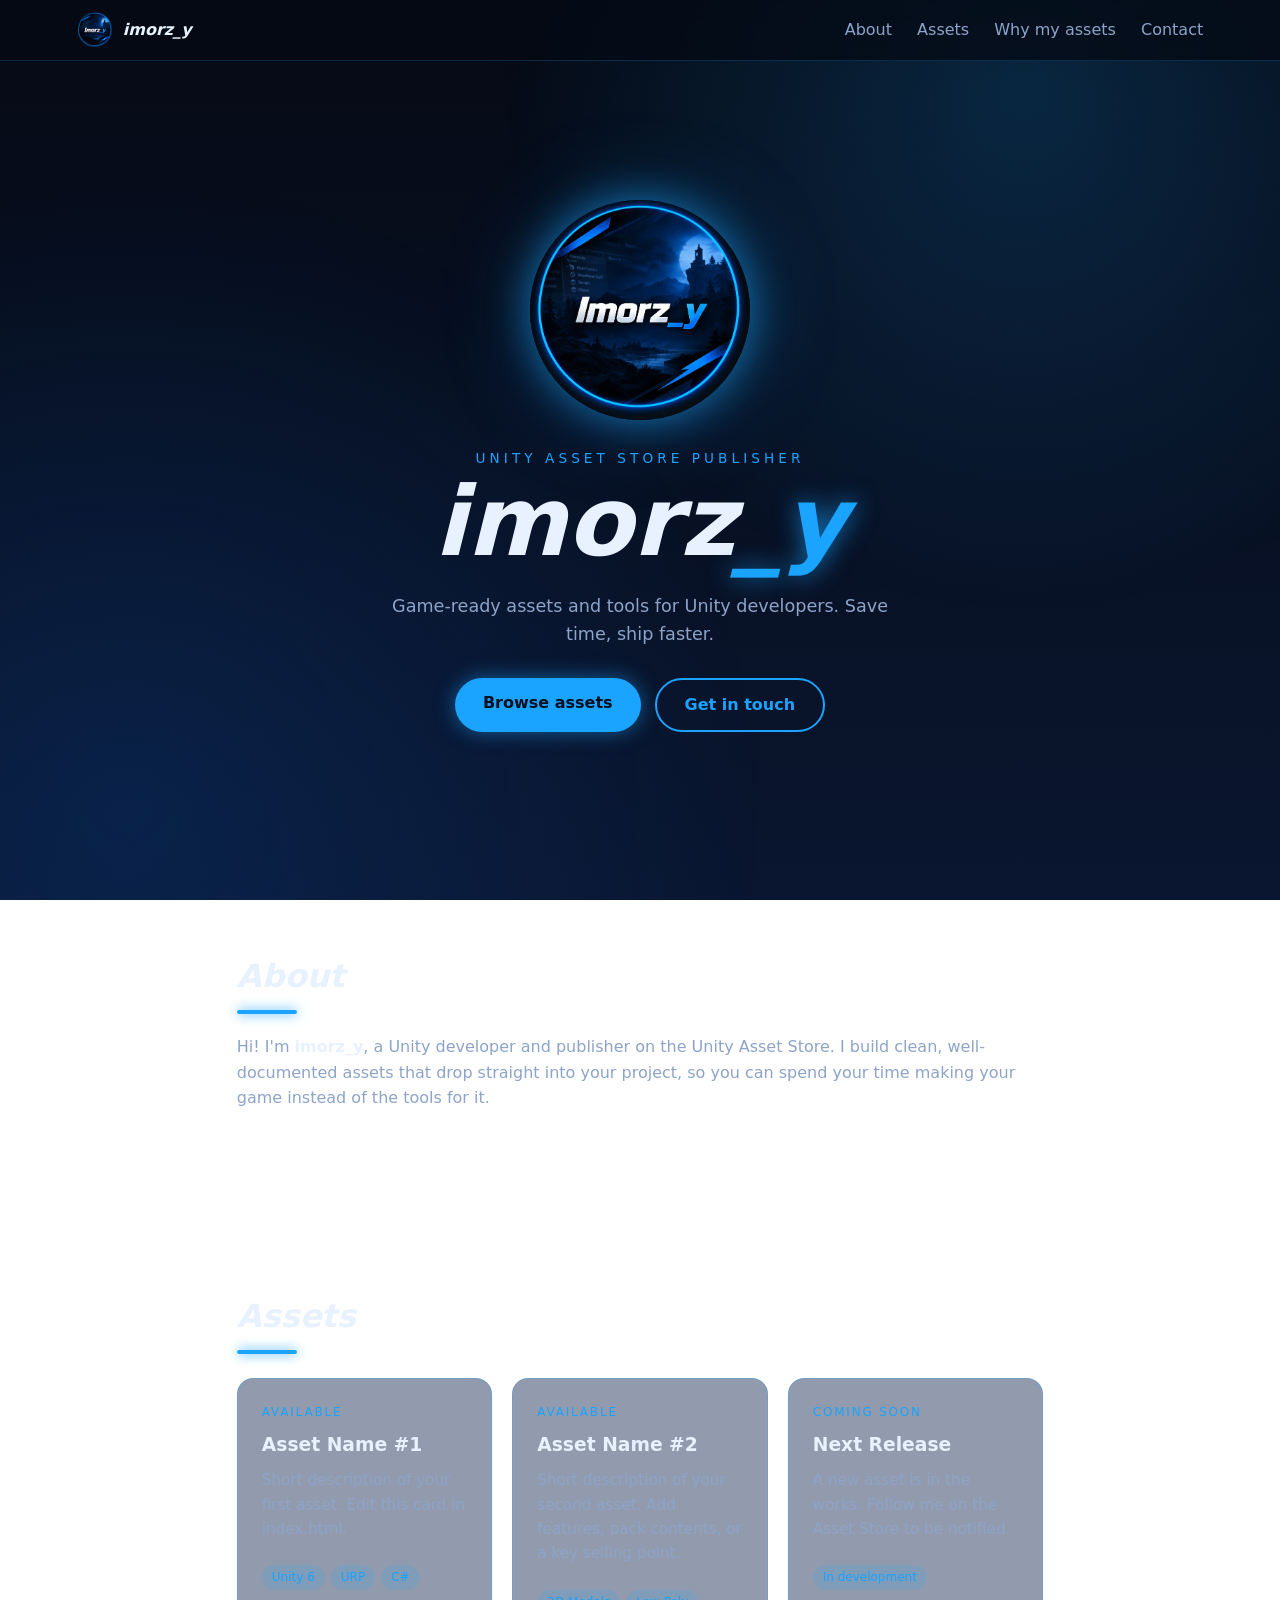
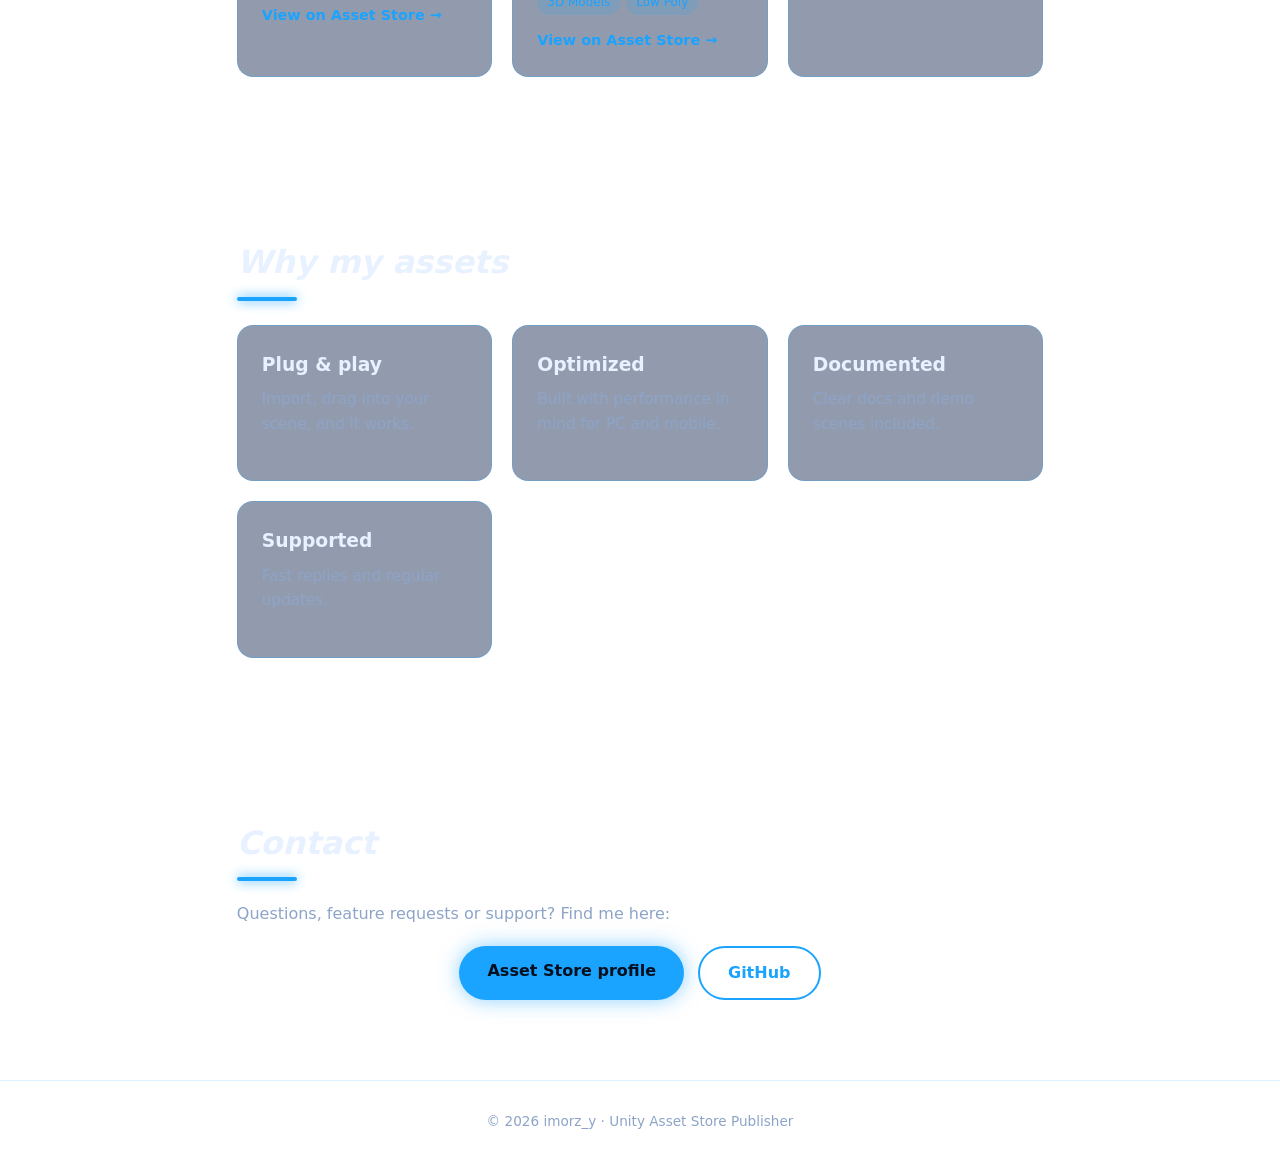
<file: index.html>
<!DOCTYPE html>
<html lang="en">
<head>
  <meta charset="UTF-8">
  <meta name="viewport" content="width=device-width, initial-scale=1.0">
  <title>imorz_y – Unity Asset Store Publisher</title>
  <meta name="description" content="imorz_y creates high-quality assets for the Unity Asset Store.">
  <link rel="icon" href="assets/logo.webp">
  <link rel="stylesheet" href="style.css">
</head>
<body>
  <div class="bg-glow"></div>

  <header class="nav">
    <a href="#top" class="nav-logo"><img src="assets/logo.webp" alt="imorz_y logo"><span>imorz_y</span></a>
    <nav>
      <a href="#about">About</a>
      <a href="#assets">Assets</a>
      <a href="#features">Why my assets</a>
      <a href="#contact">Contact</a>
    </nav>
  </header>

  <main id="top">
    <section class="hero">
      <img class="hero-logo" src="assets/logo.webp" alt="imorz_y profile picture">
      <p class="eyebrow">Unity Asset Store Publisher</p>
      <h1>imorz<span class="accent">_y</span></h1>
      <p class="tagline">Game-ready assets and tools for Unity developers. Save time, ship faster.</p>
      <div class="buttons">
        <a class="btn primary" href="#assets">Browse assets</a>
        <a class="btn ghost" href="#contact">Get in touch</a>
      </div>
    </section>

    <section id="about" class="section">
      <h2>About</h2>
      <p>Hi! I'm <strong>imorz_y</strong>, a Unity developer and publisher on the Unity Asset Store. I build clean, well-documented assets that drop straight into your project, so you can spend your time making your game instead of the tools for it.</p>
    </section>

    <section id="assets" class="section">
      <h2>Assets</h2>
      <div class="grid">
        <article class="card">
          <div class="card-tag">Available</div>
          <h3>Asset Name #1</h3>
          <p>Short description of your first asset. Edit this card in index.html.</p>
          <span class="chip">Unity 6</span><span class="chip">URP</span><span class="chip">C#</span>
          <a class="card-link" href="https://assetstore.unity.com/" target="_blank" rel="noopener">View on Asset Store →</a>
        </article>
        <article class="card">
          <div class="card-tag">Available</div>
          <h3>Asset Name #2</h3>
          <p>Short description of your second asset. Add features, pack contents, or a key selling point.</p>
          <span class="chip">3D Models</span><span class="chip">Low Poly</span>
          <a class="card-link" href="https://assetstore.unity.com/" target="_blank" rel="noopener">View on Asset Store →</a>
        </article>
        <article class="card">
          <div class="card-tag">Coming soon</div>
          <h3>Next Release</h3>
          <p>A new asset is in the works. Follow me on the Asset Store to be notified.</p>
          <span class="chip">In development</span>
        </article>
      </div>
    </section>

    <section id="features" class="section">
      <h2>Why my assets</h2>
      <div class="grid">
        <div class="card"><h3>Plug &amp; play</h3><p>Import, drag into your scene, and it works.</p></div>
        <div class="card"><h3>Optimized</h3><p>Built with performance in mind for PC and mobile.</p></div>
        <div class="card"><h3>Documented</h3><p>Clear docs and demo scenes included.</p></div>
        <div class="card"><h3>Supported</h3><p>Fast replies and regular updates.</p></div>
      </div>
    </section>

    <section id="contact" class="section">
      <h2>Contact</h2>
      <p>Questions, feature requests or support? Find me here:</p>
      <div class="buttons">
        <a class="btn primary" href="https://assetstore.unity.com/" target="_blank" rel="noopener">Asset Store profile</a>
        <a class="btn ghost" href="https://github.com/noanunikki" target="_blank" rel="noopener">GitHub</a>
      </div>
    </section>
  </main>

  <footer>
    <p>© 2026 imorz_y · Unity Asset Store Publisher</p>
  </footer>
</body>
</html>
</file>
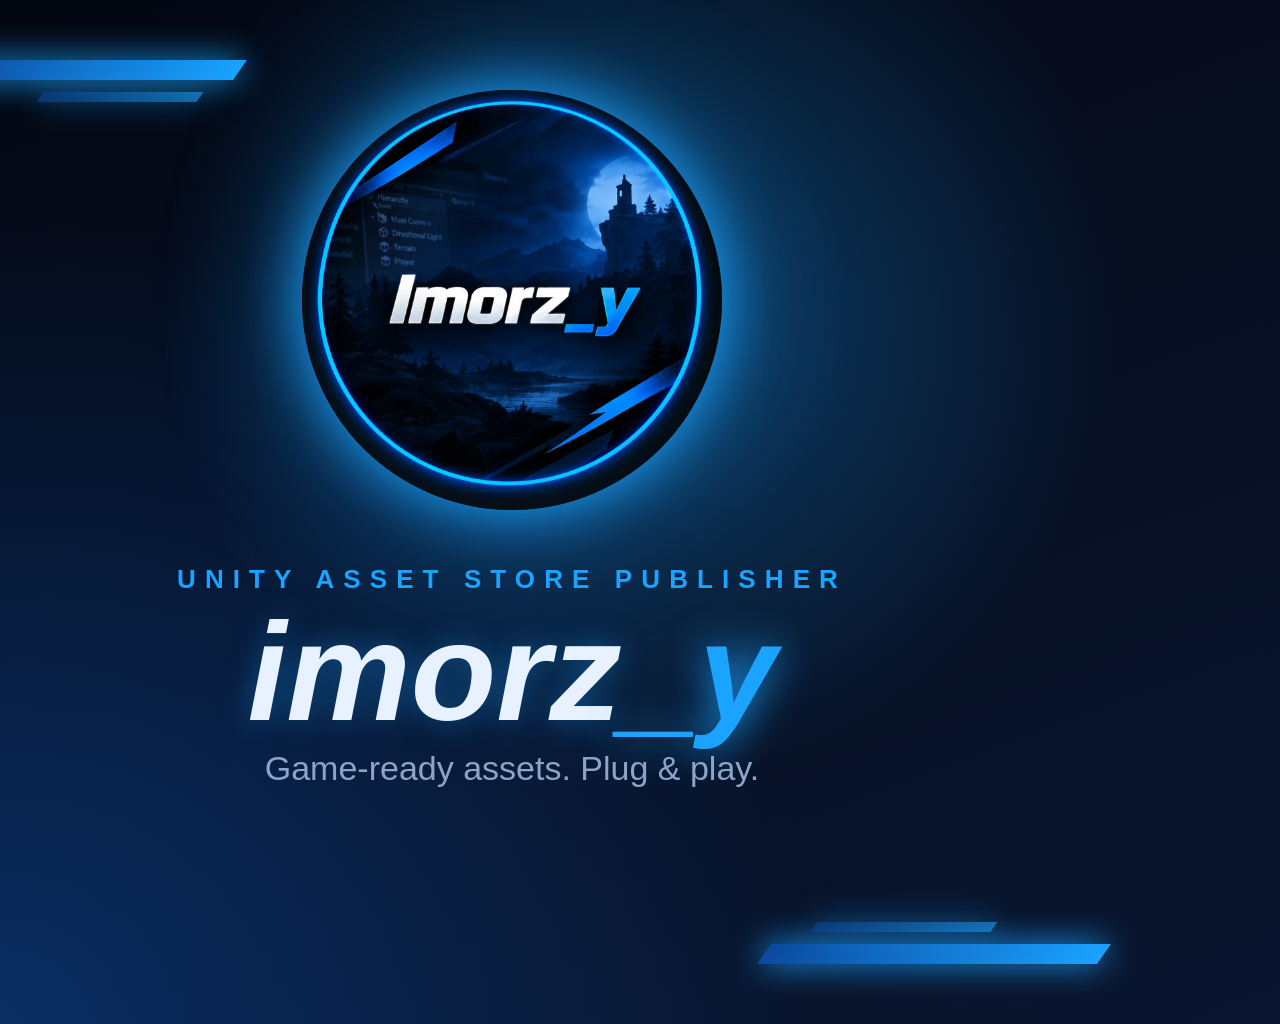
<file: banner/banner-square.html>
<!DOCTYPE html><html><head><meta charset="utf-8"><style>
*{margin:0;padding:0;box-sizing:border-box}
body{width:1024px;height:1024px;overflow:hidden;font-family:"Helvetica Neue",Arial,sans-serif;color:#e8f1ff;text-align:center;
background:radial-gradient(circle at 50% 30%,rgba(26,163,255,.35),transparent 50%),radial-gradient(circle at 0% 100%,rgba(11,74,158,.5),transparent 50%),linear-gradient(160deg,#030712,#0a1630);position:relative}
.stripe{position:absolute;background:linear-gradient(90deg,#0b4a9e,#1aa3ff);transform:skewX(-35deg);box-shadow:0 0 30px #1aa3ff}
.s1{width:300px;height:20px;left:-60px;top:60px}.s2{width:160px;height:10px;left:40px;top:92px;opacity:.6}
.s3{width:340px;height:20px;right:-80px;bottom:60px}.s4{width:180px;height:10px;right:30px;bottom:92px;opacity:.6}
.logo{width:420px;height:420px;border-radius:50%;margin-top:90px;box-shadow:0 0 60px #1aa3ff,0 0 140px rgba(26,163,255,.4)}
.eyebrow{color:#1aa3ff;letter-spacing:.35em;text-transform:uppercase;font-size:26px;font-weight:600;margin-top:50px}
h1{font-size:140px;font-style:italic;font-weight:900;line-height:1.1;text-shadow:0 0 30px rgba(26,163,255,.4)}
h1 span{color:#1aa3ff;text-shadow:0 0 40px #1aa3ff}
p{font-size:34px;color:#8da4c8}
</style></head><body>
<div class="stripe s1"></div><div class="stripe s2"></div><div class="stripe s3"></div><div class="stripe s4"></div>
<img class="logo" src="../assets/logo.webp">
<div class="eyebrow">Unity Asset Store Publisher</div><h1>imorz<span>_y</span></h1><p>Game-ready assets. Plug &amp; play.</p>
</body></html>
</file>
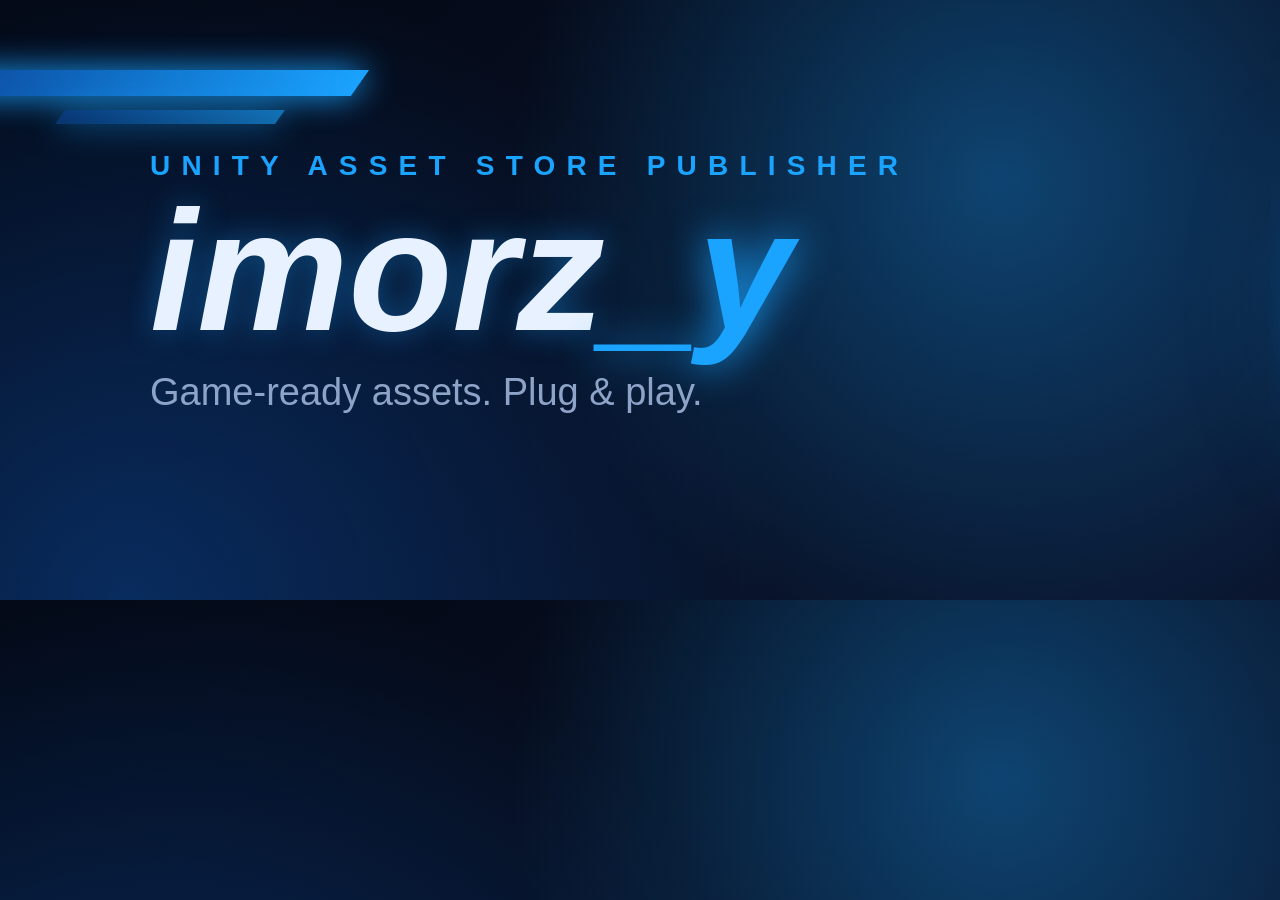
<file: banner/banner.html>
<!DOCTYPE html><html><head><meta charset="utf-8"><style>
*{margin:0;padding:0;box-sizing:border-box}
body{width:1920px;height:600px;overflow:hidden;font-family:"Helvetica Neue",Arial,sans-serif;color:#e8f1ff;
background:radial-gradient(circle at 78% 30%,rgba(26,163,255,.35),transparent 45%),radial-gradient(circle at 10% 100%,rgba(11,74,158,.5),transparent 50%),linear-gradient(135deg,#030712,#0a1630);position:relative}
.stripe{position:absolute;background:linear-gradient(90deg,#0b4a9e,#1aa3ff);transform:skewX(-35deg);box-shadow:0 0 30px #1aa3ff}
.s1{width:420px;height:26px;left:-60px;top:70px}.s2{width:220px;height:14px;left:60px;top:110px;opacity:.6}
.s3{width:520px;height:26px;right:-80px;bottom:70px}.s4{width:260px;height:14px;right:40px;bottom:110px;opacity:.6}
.logo{position:absolute;right:170px;top:90px;width:420px;height:420px;border-radius:50%;box-shadow:0 0 60px #1aa3ff,0 0 140px rgba(26,163,255,.4)}
.text{position:absolute;left:150px;top:150px}
.eyebrow{color:#1aa3ff;letter-spacing:.4em;text-transform:uppercase;font-size:28px;font-weight:600}
h1{font-size:170px;font-style:italic;font-weight:900;line-height:1.05;text-shadow:0 0 30px rgba(26,163,255,.4)}
h1 span{color:#1aa3ff;text-shadow:0 0 40px #1aa3ff}
p{font-size:38px;color:#8da4c8;margin-top:10px}
</style></head><body>
<div class="stripe s1"></div><div class="stripe s2"></div><div class="stripe s3"></div><div class="stripe s4"></div>
<div class="text"><div class="eyebrow">Unity Asset Store Publisher</div><h1>imorz<span>_y</span></h1><p>Game-ready assets. Plug &amp; play.</p></div>
<img class="logo" src="../assets/logo.webp">
</body></html>
</file>
<file: style.css>
:root {
  --bg: #050a14;
  --bg2: #0a1630;
  --blue: #1aa3ff;
  --blue-dark: #0b4a9e;
  --text: #e8f1ff;
  --muted: #8da4c8;
  --card: rgba(15, 35, 75, 0.45);
}

* { box-sizing: border-box; margin: 0; padding: 0; }
html { scroll-behavior: smooth; }

body {
  font-family: "Segoe UI", system-ui, -apple-system, sans-serif;
  background: linear-gradient(180deg, var(--bg) 0%, var(--bg2) 100%) fixed;
  color: var(--text);
  line-height: 1.6;
}

.bg-glow {
  position: fixed; inset: 0; z-index: -1; pointer-events: none;
  background:
    radial-gradient(circle at 80% 10%, rgba(26, 163, 255, 0.18), transparent 40%),
    radial-gradient(circle at 10% 90%, rgba(11, 74, 158, 0.25), transparent 45%);
}

/* Nav */
.nav {
  position: sticky; top: 0; z-index: 10;
  display: flex; justify-content: space-between; align-items: center;
  padding: 12px 6vw;
  background: rgba(5, 10, 20, 0.75);
  backdrop-filter: blur(10px);
  border-bottom: 1px solid rgba(26, 163, 255, 0.2);
}
.nav-logo { display: flex; align-items: center; gap: 10px; color: var(--text); text-decoration: none; font-weight: 700; font-style: italic; }
.nav-logo img { width: 36px; height: 36px; border-radius: 50%; }
.nav nav a { color: var(--muted); text-decoration: none; margin-left: 20px; transition: color .2s; }
.nav nav a:hover { color: var(--blue); }

/* Hero */
.hero { min-height: 90vh; display: flex; flex-direction: column; align-items: center; justify-content: center; text-align: center; padding: 60px 6vw; }
.hero-logo {
  width: 220px; height: 220px; border-radius: 50%;
  box-shadow: 0 0 40px rgba(26, 163, 255, 0.6), 0 0 90px rgba(26, 163, 255, 0.25);
  animation: float 5s ease-in-out infinite;
}
@keyframes float { 50% { transform: translateY(-12px); } }
.eyebrow { margin-top: 28px; color: var(--blue); letter-spacing: .3em; text-transform: uppercase; font-size: .85rem; }
h1 { font-size: clamp(3rem, 10vw, 6rem); font-style: italic; font-weight: 800; line-height: 1.1; }
.accent { color: var(--blue); text-shadow: 0 0 25px rgba(26, 163, 255, 0.7); }
.tagline { max-width: 520px; color: var(--muted); margin: 16px 0 30px; font-size: 1.1rem; }

/* Buttons */
.buttons { display: flex; gap: 14px; flex-wrap: wrap; justify-content: center; }
.btn {
  padding: 12px 28px; border-radius: 999px; text-decoration: none; font-weight: 600;
  transition: transform .2s, box-shadow .2s, background .2s;
}
.btn:hover { transform: translateY(-3px); }
.btn.primary { background: var(--blue); color: #04101f; box-shadow: 0 0 20px rgba(26, 163, 255, 0.5); }
.btn.primary:hover { box-shadow: 0 0 32px rgba(26, 163, 255, 0.8); }
.btn.ghost { border: 2px solid var(--blue); color: var(--blue); }
.btn.ghost:hover { background: rgba(26, 163, 255, 0.12); }

/* Sections */
.section { max-width: 960px; margin: 0 auto; padding: 80px 6vw; }
.section h2 { font-size: 2rem; margin-bottom: 20px; font-style: italic; }
.section h2::after { content: ""; display: block; width: 60px; height: 4px; margin-top: 8px; background: var(--blue); border-radius: 2px; box-shadow: 0 0 12px var(--blue); }
.section p { color: var(--muted); margin-bottom: 20px; }
.section strong { color: var(--text); }

/* Cards */
.grid { display: grid; grid-template-columns: repeat(auto-fit, minmax(250px, 1fr)); gap: 20px; margin-top: 24px; }
.card {
  background: var(--card); border: 1px solid rgba(26, 163, 255, 0.25); border-radius: 16px; padding: 24px;
  transition: transform .25s, border-color .25s, box-shadow .25s;
}
.card:hover { transform: translateY(-6px); border-color: var(--blue); box-shadow: 0 10px 30px rgba(26, 163, 255, 0.2); }
.card-tag { font-size: .75rem; color: var(--blue); text-transform: uppercase; letter-spacing: .15em; margin-bottom: 8px; }
.card h3 { margin-bottom: 8px; }
.card p { font-size: .95rem; }
.chip { display: inline-block; font-size: .75rem; padding: 3px 10px; margin: 4px 6px 0 0; border-radius: 999px; background: rgba(26, 163, 255, 0.15); color: var(--blue); }

/* Skills */
.skills { display: grid; gap: 18px; margin-top: 24px; }
.skill span { display: block; margin-bottom: 6px; font-weight: 600; }
.bar { height: 10px; background: rgba(255, 255, 255, 0.08); border-radius: 999px; overflow: hidden; }
.bar i { display: block; height: 100%; width: var(--w); background: linear-gradient(90deg, var(--blue-dark), var(--blue)); box-shadow: 0 0 12px var(--blue); border-radius: 999px; }

/* Footer */
footer { text-align: center; padding: 30px; color: var(--muted); font-size: .85rem; border-top: 1px solid rgba(26, 163, 255, 0.15); }

@media (max-width: 600px) {
  .nav nav a { margin-left: 12px; font-size: .9rem; }
  .hero-logo { width: 160px; height: 160px; }
}

.card-link { display: inline-block; margin-top: 14px; color: var(--blue); text-decoration: none; font-weight: 600; font-size: .9rem; }
.card-link:hover { text-shadow: 0 0 10px var(--blue); }
</file>
